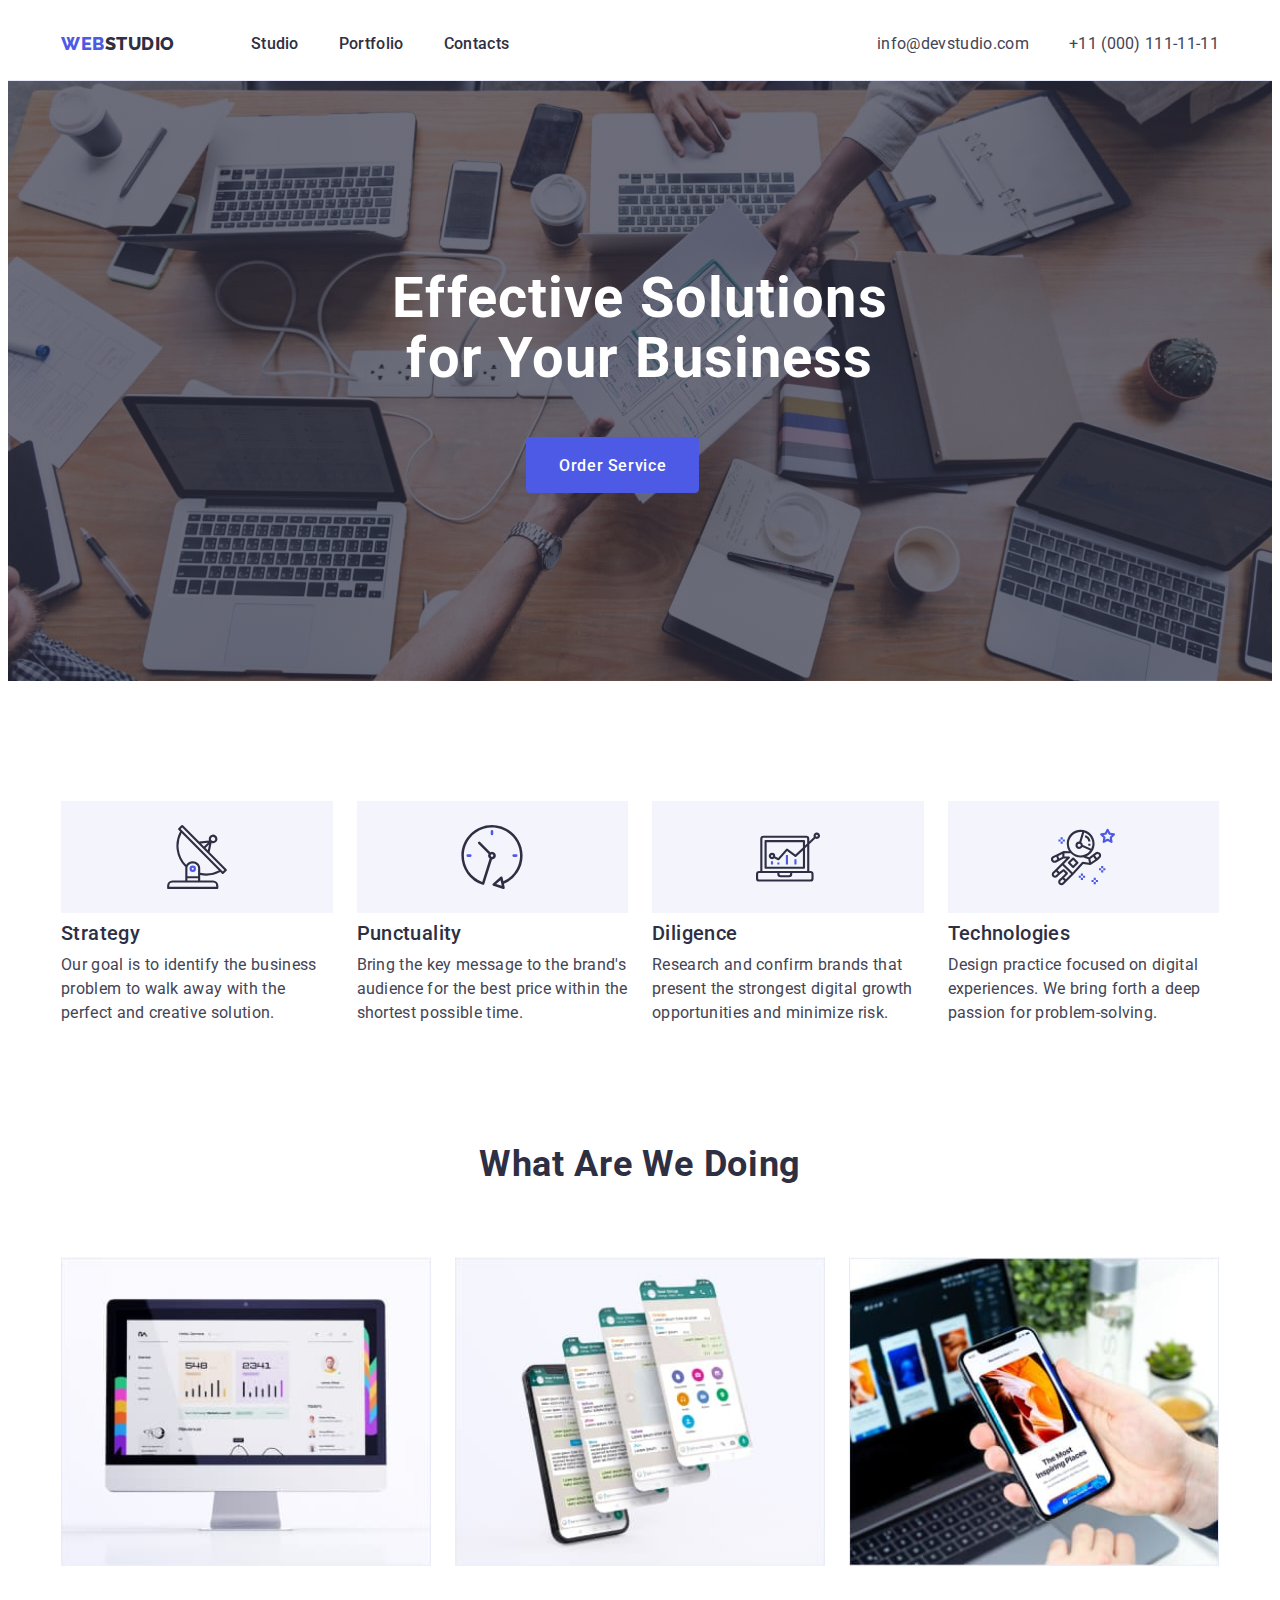
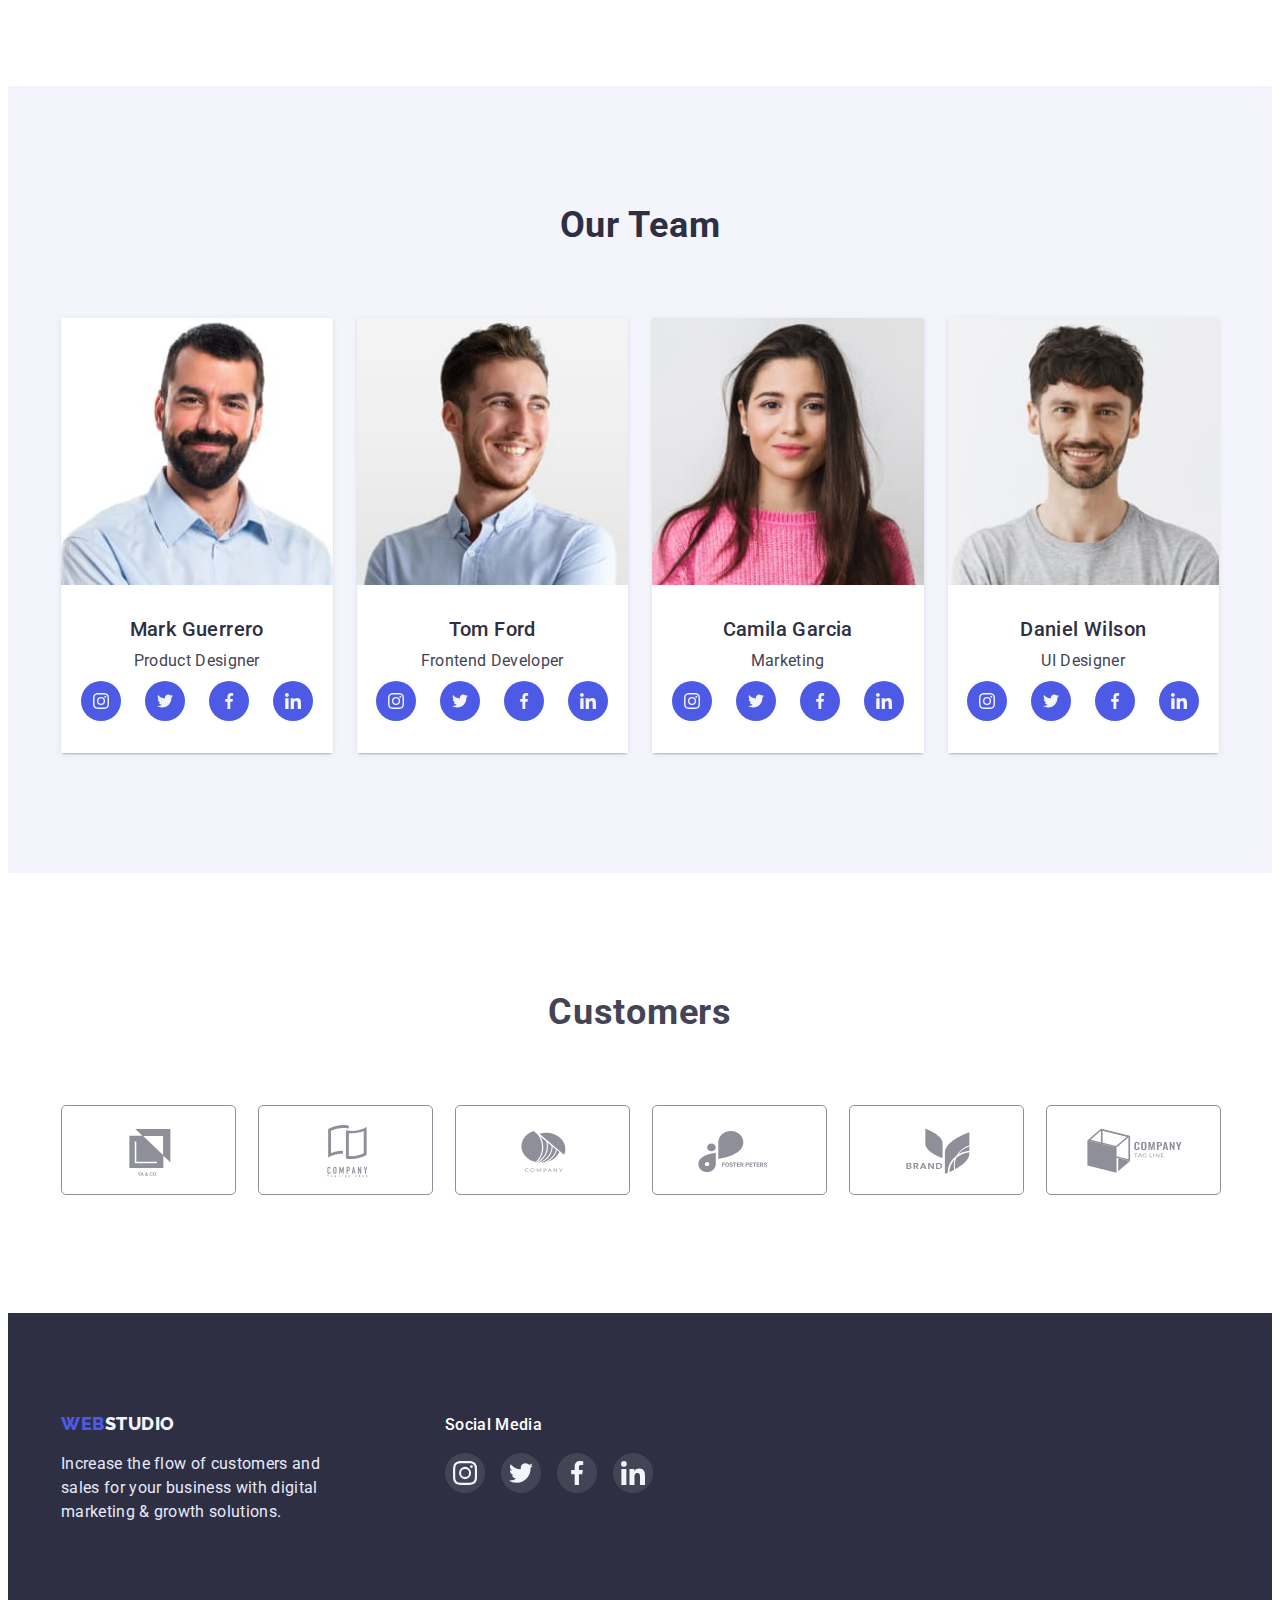
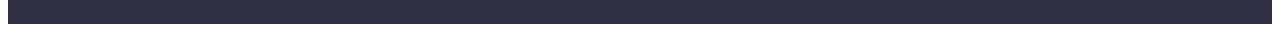
<file: index.html>
<!DOCTYPE html>
<html lang="en">
  <head>
    <meta charset="UTF-8" />
    <meta http-equiv="X-UA-Compatible" content="IE=edge" />
    <meta name="viewport" content="width=device-width, initial-scale=1.0" />
    <title>Document</title>
    <link rel="preconnect" href="https://fonts.googleapis.com" />
    <link rel="preconnect" href="https://fonts.gstatic.com" crossorigin />
    <link
      href="https://fonts.googleapis.com/css2?family=Raleway:wght@800&family=Roboto:wght@400;500;700;900&display=swap"
      rel="stylesheet"
    />
    <link
      rel="stylesheet"
      href="https://cdnjs.cloudflare.com/ajax/libs/modern-normalize/1.1.0/modern-normalize.min.css"
      integrity="sha512-wpPYUAdjBVSE4KJnH1VR1HeZfpl1ub8YT/NKx4PuQ5NmX2tKuGu6U/JRp5y+Y8XG2tV+wKQpNHVUX03MfMFn9Q=="
      crossorigin="anonymous"
      referrerpolicy="no-referrer"
    />
    <link rel="stylesheet" href="./css/style.css" />
  </head>

  <body>
    <!-- Header -->
    <header class="header">
      <div class="header-container container">
        <nav class="header-nav">
          <a class="logo link" href="./index.html" 
            >Web<span class="logo-color">Studio</span></a
          >
          <ul class="header-list list">
            <li class="header-item">
              <a class="header-link link" href="./index.html">Studio</a>
            </li>
            <li class="header-item">
              <a class="header-link link" href="./portfolio.html">Portfolio</a>
            </li>
            <li class="header-item">
              <a class="header-link link" href="">Contacts</a>
            </li>
          </ul>
        </nav>
        <address class="address">
          <ul class="header-list list">
            <li>
              <a class="header-address link" href="mailto:info@devstudio.com"
                >info@devstudio.com</a
              >
            </li>
            <li>
              <a class="header-address link" href="tel:+110001111111"
                >+11 (000) 111-11-11</a
              >
            </li>
          </ul>
        </address>
      </div>
    </header>

    <!-- Main -->

    <main>
      <!-- hero image -->

      <section class="hero">
        <div class="hero-container container">
          <h1 class="hero-title">Effective Solutions for Your Business</h1>
          <button class="hero-btn btn" type="button">Order Service</button>
        </div>
      </section>

      <!-- section 1 -->

      <section class="feature">
        <div class="feature-container container">
          <h2 hidden>feature</h2>
          <ul class="feature-list list">
                <li class="feature-item">
                     <div class="feature-icon">
                       <svg width="64" height="64" class="feature-soc-icon">
                              <use
                                href="./images/icon/feature/symbol-defs.svg#icon-antenna"
                              ></use></svg>
                     </div >
                  <h3 class="feature-title">Strategy</h3>
                  <p class="feature-text">
                    Our goal is to identify the business problem to walk away with
                    the perfect and creative solution.
                  </p>
                </li>
                            
              <li class="feature-item">
                
                  <div class="feature-icon">
                    <svg width="64" height="64" class="feature-soc-icon"><use
                    href="./images/icon/feature/symbol-defs.svg#icon-clock"
                  ></use></svg>
                  </div >
                <h3 class="feature-title">Punctuality</h3>
                <p class="feature-text">
                  Bring the key message to the brand's audience for the best price
                  within the shortest possible time.
                </p>
              </li>
                            
            <li class="feature-item">
              <div class="feature-icon">
                <svg width="64" height="64" class="feature-soc-icon">
                  <use
                    href="./images/icon/feature/symbol-defs.svg#icon-diagram"
                  ></use></svg>
              </div >
              <h3 class="feature-title">Diligence</h3>
              <p class="feature-text">
                Research and confirm brands that present the strongest digital
                growth opportunities and minimize risk.
              </p>
            </li>

           
            <li class="feature-item">
              <div class="feature-icon">
                <svg width="64" height="64" class="feature-soc-icon">
                  <use
                    href="./images/icon/feature/symbol-defs.svg#icon-astronaut"
                  ></use></svg>
              </div >
              <h3 class="feature-title">Technologies</h3>
              <p class="feature-text">
                Design practice focused on digital experiences. We bring forth a
                deep passion for problem-solving.
              </p>
            </li>
          </ul>
        </div>
      </section>

      <!-- section 2 -->

      <section class="doing">
        <div class="doing-container container">
          <h2 class="doing-title title">What are we doing</h2>
          <ul class="doing-list list">
            <li class="doing-item">
              <img
                src="./images/section2/Rectangle71.jpg"
                alt="Image example"
                width="360"
              />
            </li>
            <li class="doing-item">
              <img
                src="./images/section2/Rectangle72.jpg"
                alt="Image example"
                width="360"
              />
            </li>
            <li class="doing-item">
              <img
                src="./images/section2/Rectangle73.jpg"
                alt="Image example"
                width="360"
              />
            </li>
          </ul>
        </div>
      </section>

      <!-- section 3 -->

      <section class="team">
        <div class="team-container container">
          <h2 class="team-title title">Our Team</h2>
          <ul class="team-list list">
            <li class="team-item">
              <img
                class="team-img"
                src="./images/section3/img1.jpg"
                alt="Image example"
                width="264"
              />
              <div class="team-item-wrap">
                <h3 class="team-item-title">Mark Guerrero</h3>
                <p class="team-item-text">Product Designer</p>
                <ul class="team-soc-list list">
                  <li class="team-soc-item">
                    <a href="" class="team-soc-link" target="_blank" rel="noopener noreferrer nofollow"
                      ><svg width="16" height="16" class="team-soc-icon">
                        <use
                          href="./images/icon/symbol-defs.svg#icon-instagram"
                        ></use></svg></a>
                  </li>
                  <li class="team-soc-item">
                    <a href="" class="team-soc-link" target="_blank" rel="noopener noreferrer nofollow"
                      ><svg width="16" height="16" class="team-soc-icon">
                        <use
                          href="./images/icon/symbol-defs.svg#icon-twitter"
                        ></use>
                      </svg></a></li>
                      <li class="team-soc-item">
                        <a href="" class="team-soc-link" target="_blank" rel="noopener noreferrer nofollow">
                          <svg width="16" height="16" class="team-soc-icon">
                            <use
                              href="./images/icon/symbol-defs.svg#icon-facebook"
                            ></use></svg></a>
                      </li>
                      <li class="team-soc-item">
                        <a href="" class="team-soc-link" target="_blank" rel="noopener noreferrer nofollow"
                          ><svg width="16" height="16" class="team-soc-icon">
                            <use
                              href="./images/icon/symbol-defs.svg#icon-linkedin"
                            ></use></svg></a>
                      </li>
                    </a>
                  </li>
                </ul>
              </div>
            </li>

            <li class="team-item">
              <img
                class="team-img"
                src="./images/section3/img2.jpg"
                alt="Image example"
                width="264"
              />
              <div class="team-item-wrap">
                <h3 class="team-item-title">Tom Ford</h3>
                <p class="team-item-text">Frontend Developer</p>
                <ul class="team-soc-list list">
                  <li class="team-soc-item">
                    <a href="" class="team-soc-link" target="_blank" rel="noopener noreferrer nofollow"
                      ><svg width="16" height="16" class="team-soc-icon">
                        <use
                          href="./images/icon/symbol-defs.svg#icon-instagram"
                        ></use></svg></a>
                  </li>
                  <li class="team-soc-item">
                    <a href="" class="team-soc-link" target="_blank" rel="noopener noreferrer nofollow"
                      ><svg width="16" height="16" class="team-soc-icon">
                        <use
                          href="./images/icon/symbol-defs.svg#icon-twitter"
                        ></use>
                      </svg></a></li>
                      <li class="team-soc-item">
                        <a href="" class="team-soc-link" target="_blank" rel="noopener noreferrer nofollow">
                          <svg width="16" height="16" class="team-soc-icon">
                            <use
                              href="./images/icon/symbol-defs.svg#icon-facebook"
                            ></use></svg></a>
                      </li>
                      <li class="team-soc-item">
                        <a href="" class="team-soc-link" target="_blank" rel="noopener noreferrer nofollow"
                          ><svg width="16" height="16" class="team-soc-icon">
                            <use
                              href="./images/icon/symbol-defs.svg#icon-linkedin"
                            ></use></svg></a>
                      </li>
                    </a>
                  </li>
                </ul>
              </div>
            </li>

            <li class="team-item">
              <img
                class="team-img"
                src="./images/section3/img3.jpg"
                alt="Image example"
                width="264"
              />
              <div class="team-item-wrap">
                <h3 class="team-item-title">Camila Garcia</h3>
                <p class="team-item-text">Marketing</p>
                <ul class="team-soc-list list">
                  <li class="team-soc-item">
                    <a href="" class="team-soc-link" target="_blank" rel="noopener noreferrer nofollow"
                      ><svg width="16" height="16" class="team-soc-icon">
                        <use
                          href="./images/icon/symbol-defs.svg#icon-instagram"
                        ></use></svg></a>
                  </li>
                  <li class="team-soc-item">
                    <a href="" class="team-soc-link" target="_blank" rel="noopener noreferrer nofollow"
                      ><svg width="16" height="16" class="team-soc-icon">
                        <use
                          href="./images/icon/symbol-defs.svg#icon-twitter"
                        ></use>
                      </svg></a></li>
                      <li class="team-soc-item">
                        <a href="" class="team-soc-link" target="_blank" rel="noopener noreferrer nofollow">
                          <svg width="16" height="16" class="team-soc-icon">
                            <use
                              href="./images/icon/symbol-defs.svg#icon-facebook"
                            ></use></svg></a>
                      </li>
                      <li class="team-soc-item">
                        <a href="" class="team-soc-link" target="_blank" rel="noopener noreferrer nofollow"
                          ><svg width="16" height="16" class="team-soc-icon">
                            <use
                              href="./images/icon/symbol-defs.svg#icon-linkedin"
                            ></use></svg></a>
                      </li>
                    </a>
                  </li>
                </ul>
              </div>
            </li>

            <li class="team-item">
              <img
                class="team-img"
                src="./images/section3/img4.jpg"
                alt="Image example"
                width="264"
              />
              <div class="team-item-wrap">
                <h3 class="team-item-title">Daniel Wilson</h3>
                <p class="team-item-text">UI Designer</p>
                <ul class="team-soc-list list">
                  <li class="team-soc-item">
                    <a href="" class="team-soc-link" target="_blank" rel="noopener noreferrer nofollow"
                      ><svg width="16" height="16" class="team-soc-icon">
                        <use
                          href="./images/icon/symbol-defs.svg#icon-instagram"
                        ></use></svg></a>
                  </li>
                  <li class="team-soc-item">
                    <a href="" class="team-soc-link" target="_blank" rel="noopener noreferrer nofollow"
                      ><svg width="16" height="16" class="team-soc-icon">
                        <use
                          href="./images/icon/symbol-defs.svg#icon-twitter"
                        ></use>
                      </svg></a></li>
                      <li class="team-soc-item">
                        <a href="" class="team-soc-link" target="_blank" rel="noopener noreferrer nofollow">
                          <svg width="16" height="16" class="team-soc-icon">
                            <use
                              href="./images/icon/symbol-defs.svg#icon-facebook"
                            ></use></svg></a>
                      </li>
                      <li class="team-soc-item">
                        <a href="" class="team-soc-link" target="_blank" rel="noopener noreferrer nofollow" 
                          ><svg width="16" height="16" class="team-soc-icon">
                            <use
                              href="./images/icon/symbol-defs.svg#icon-linkedin"
                            ></use></svg></a>
                      </li>
                    </a>
                  </li>
                </ul>
              </div>
            </li>
          </ul>
        </div>
      </section>
<section class="customers">
  <div class="container">
    <h2 class="customers-title title">Customers</h2>
    <ul class="customers-list list">
      <li class="customers-item">
        <a href="" class="customers-link" target="_blank" rel="noopener noreferrer nofollow">
         <svg width="104" height="56" class="customers-link-icon">
          <use href="./images/icon/customers/symbol-defs.svg#icon-Logo-1"></use>
         </svg>
        </a>
      </li>
      <li class="customers-item">
        <a href="" class="customers-link" target="_blank" rel="noopener noreferrer nofollow">
         <svg width="104" height="56" class="customers-link-icon">
          <use href="./images/icon/customers/symbol-defs.svg#icon-Logo-2"></use>
         </svg>
        </a>
      </li>
      <li class="customers-item">
        <a href="" class="customers-link" target="_blank" rel="noopener noreferrer nofollow">
         <svg width="104" height="56" class="customers-link-icon">
          <use href="./images/icon/customers/symbol-defs.svg#icon-Logo-3"></use>
         </svg>
        </a>
      </li>
      <li class="customers-item">
        <a href="" class="customers-link" target="_blank" rel="noopener noreferrer nofollow">
         <svg width="104" height="56" class="customers-link-icon">
          <use href="./images/icon/customers/symbol-defs.svg#icon-Logo-4"></use>
         </svg>
        </a>
      </li>
      <li class="customers-item">
        <a href="" class="customers-link" target="_blank" rel="noopener noreferrer nofollow">
         <svg width="104" height="56" class="customers-link-icon">
          <use href="./images/icon/customers/symbol-defs.svg#icon-Logo-5"></use>
         </svg>
        </a>
      </li>
      <li class="customers-item">
        <a href="" class="customers-link" target="_blank" rel="noopener noreferrer nofollow">
         <svg width="104" height="56" class="customers-link-icon">
          <use href="./images/icon/customers/symbol-defs.svg#icon-Logo-6"></use>
         </svg>
        </a>
      </li>
    </ul>
  </div>

</section>


    </main>

    <!-- Footer -->
    <footer class="footer">
      <div class="footer-container container">
        <div class="footer-wrap">
          <a class="footer-logo link" href="./index.html"
            >Web<span class="footer-logo-color">Studio</span></a
          >
          <p class="footer-text">
            Increase the flow of customers and sales for your business with
            digital marketing & growth solutions.
          </p>
        </div>
        <div class="footer-soc-wrap">
          <h3 class="footer-item-title title">Social media</h3>
          <ul class="footer-soc-list list">
            <li class="footer-soc-item">
              <a href="" class="footer-soc-link" target="_blank" rel="noopener noreferrer nofollow"
                ><svg width="24" height="24" class="footer-soc-icon">
                  <use
                    href="./images/icon/symbol-defs.svg#icon-instagram"
                  ></use></svg></a>
            </li>
            <li class="footer-soc-item">
              <a href="" class="footer-soc-link" target="_blank" rel="noopener noreferrer nofollow"
                ><svg width="24" height="24" class="footer-soc-icon">
                  <use
                    href="./images/icon/symbol-defs.svg#icon-twitter"
                  ></use>
                </svg></a></li>
                <li class="footer-soc-item">
                  <a href="" class="footer-soc-link" target="_blank" rel="noopener noreferrer nofollow">
                    <svg width="24" height="24" class="footer-soc-icon">
                      <use
                        href="./images/icon/symbol-defs.svg#icon-facebook"
                      ></use></svg></a>
                </li>
                <li class="footer-soc-item">
                  <a href="" class="footer-soc-link" target="_blank" rel="noopener noreferrer nofollow"
                    ><svg width="24" height="24" class="footer-soc-icon">
                      <use
                        href="./images/icon/symbol-defs.svg#icon-linkedin"
                      ></use></svg></a>
                </li>
              </a>
            </li>
          </ul>
        </div>
      </div>
    </footer>
  </body>
</html>
</file>
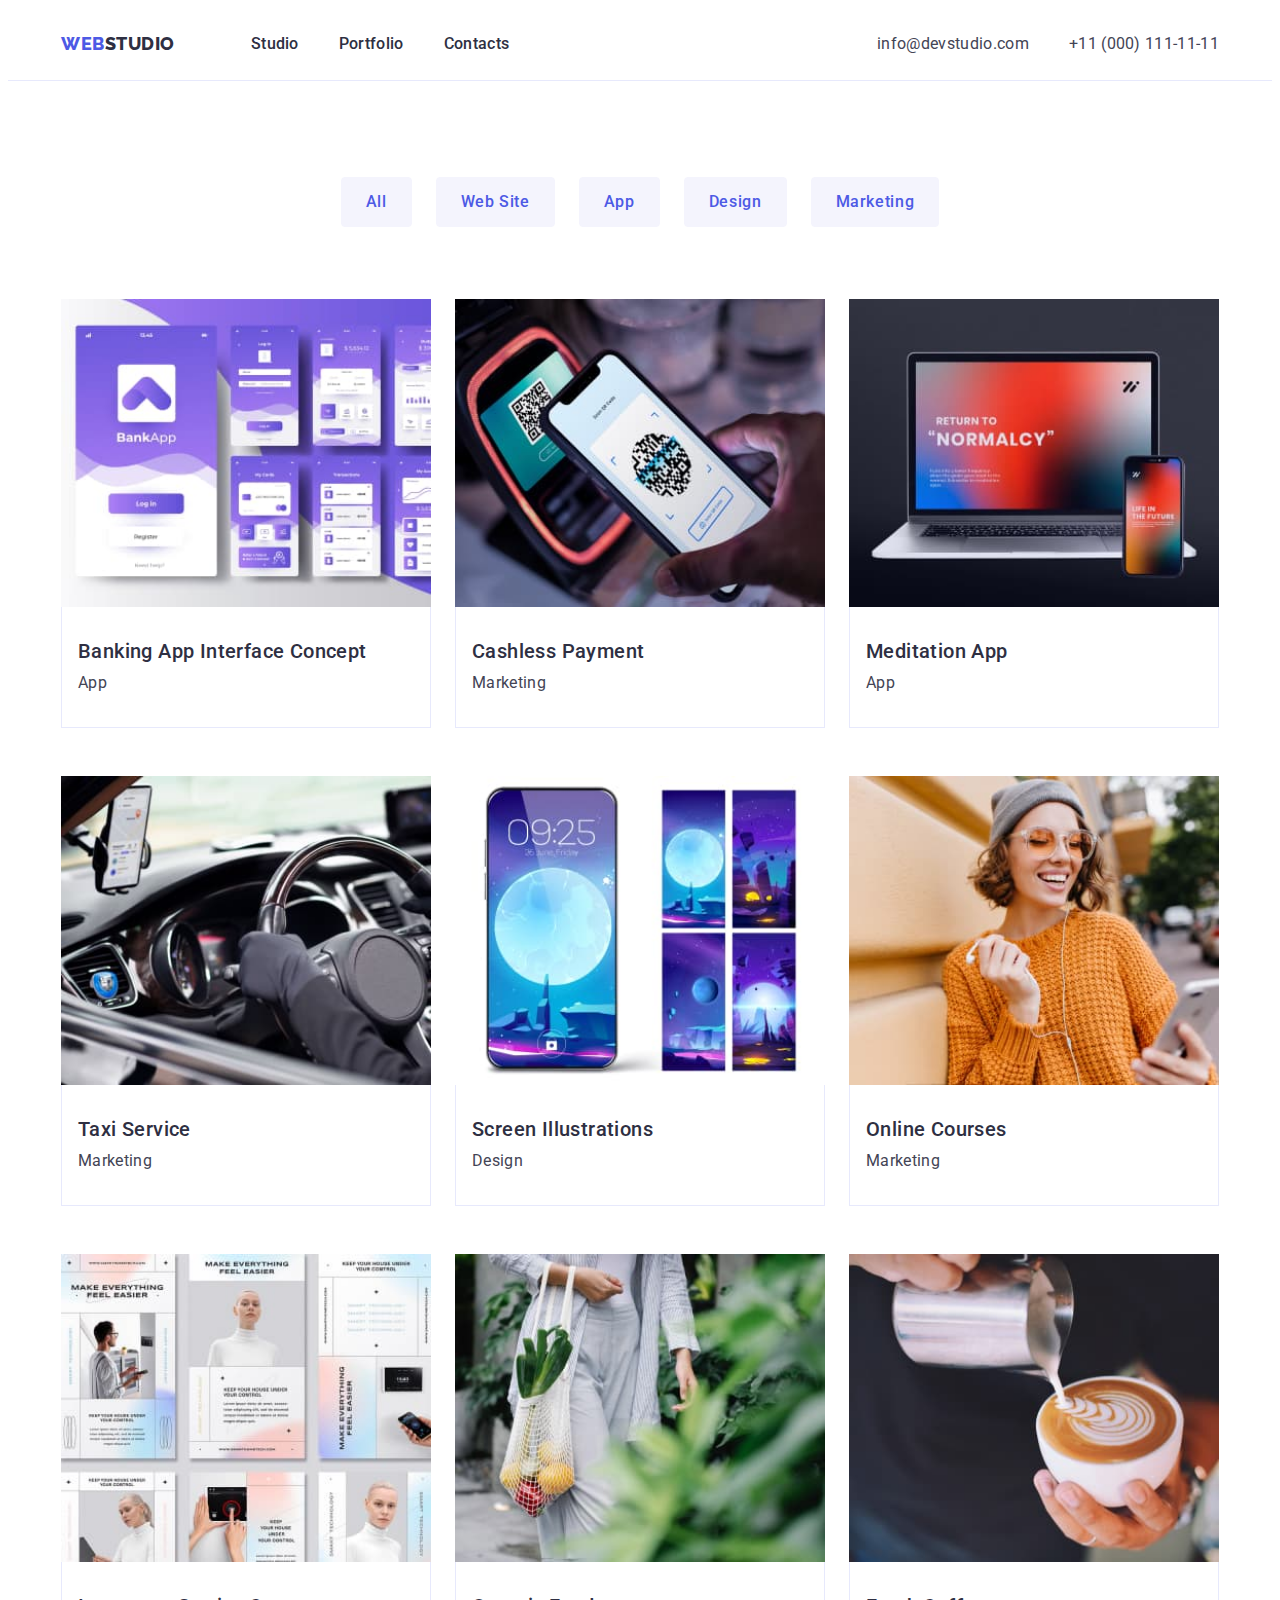
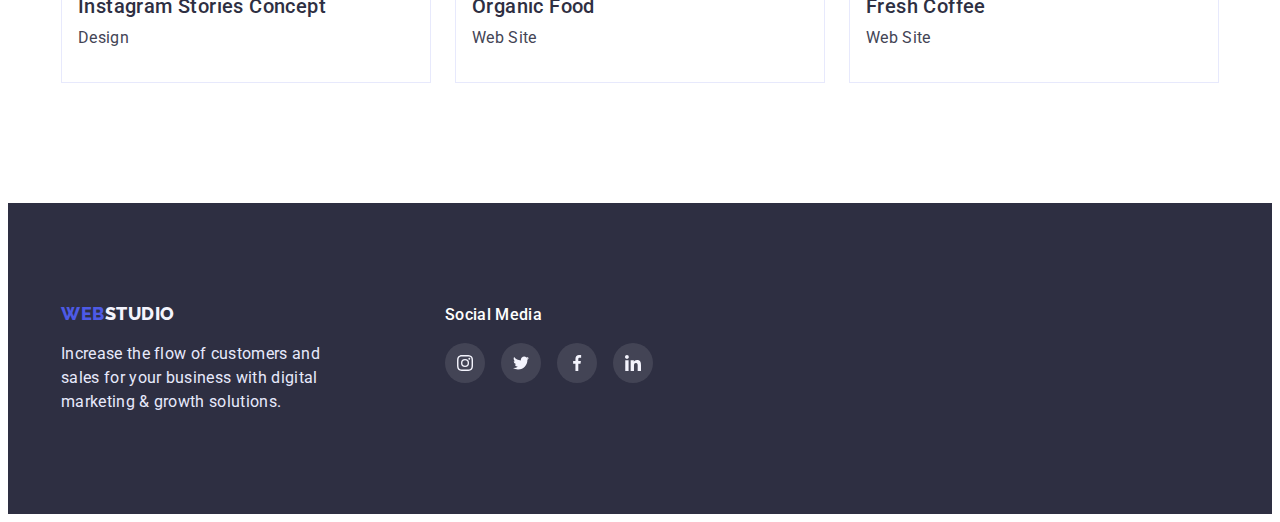
<file: portfolio.html>
<!DOCTYPE html>
<html lang="en">

<head>
  <meta charset="UTF-8" />
  <meta http-equiv="X-UA-Compatible" content="IE=edge" />
  <meta name="viewport" content="width=device-width, initial-scale=1.0" />
  <title>Document</title>
  <link rel="preconnect" href="https://fonts.googleapis.com" />
  <link rel="preconnect" href="https://fonts.gstatic.com" crossorigin />
  <link href="https://fonts.googleapis.com/css2?family=Raleway:wght@800&family=Roboto:wght@400;500;700;900&display=swap"
    rel="stylesheet" />
  <link rel="stylesheet" href="https://cdnjs.cloudflare.com/ajax/libs/modern-normalize/1.1.0/modern-normalize.min.css"
    integrity="sha512-wpPYUAdjBVSE4KJnH1VR1HeZfpl1ub8YT/NKx4PuQ5NmX2tKuGu6U/JRp5y+Y8XG2tV+wKQpNHVUX03MfMFn9Q=="
    crossorigin="anonymous" referrerpolicy="no-referrer" />
  <link rel="stylesheet" href="./css/style.css" />
</head>

<body>
  <!-- Header -->
  <header class="header">
    <div class="header-container container">
      <nav class="header-nav">
        <a class="logo link" href="./index.html">Web<span class="logo-color">Studio</span></a>
        <ul class="header-list list">
          <li class="header-item">
            <a class="header-link link" href="./index.html">Studio</a>
          </li>
          <li class="header-item">
            <a class="header-link link" href="./portfolio.html">Portfolio</a>
          </li>
          <li class="header-item">
            <a class="header-link link" href="">Contacts</a>
          </li>
        </ul>
      </nav>
      <address class="address">
        <ul class="header-list list">
          <li>
            <a class="header-address link" href="mailto:info@devstudio.com">info@devstudio.com</a>
          </li>
          <li>
            <a class="header-address link" href="tel:+110001111111">+11 (000) 111-11-11</a>
          </li>
        </ul>
      </address>
    </div>
  </header>

  <!-- Main -->

  <main>
    <!-- Filters -->

    <section class="portfolio">
      <div class="container">
        <h1 hidden>Portfolio</h1>
        <ul class="filters-list list">
          <li class="filters-list-item">
            <button class="portfolio-btn btn" type="button">All</button>
          </li>
          <li class="filters-list-item">
            <button class="portfolio-btn btn" type="button">
              Web Site
            </button>
          </li>
          <li class="filters-list-item">
            <button class="portfolio-btn btn" type="button">App</button>
          </li>
          <li class="filters-list-item">
            <button class="portfolio-btn btn" type="button">Design</button>
          </li>
          <li class="filters-list-item">
            <button class="portfolio-btn btn" type="button">
              Marketing
            </button>
          </li>
        </ul>

        <ul class="row-list list">
          <li class="row-item">
            <a class="row-item-link link" href="">
              <div class="row-wrap">
                <img class="row-img" src="./images/portfolio/raw1/img.jpg" alt="image" width="360" height="300" />
                 <div class="row-text-wrap">
                    <h2 class="row-title">Banking App Interface Concept</h2>
                      <p class="row-text">App</p>
                  </div>
                              
              </div>
            </a>
          </li>
          <li class="row-item">
            <a class="row-item-link link" href="">
              <div class="row-wrap">
                <img class="row-img" src="./images/portfolio/raw1/img3.jpg" alt="image" width="360" height="300" />
                <div class="row-text-wrap">
                  <h2 class="row-title">Cashless Payment</h2>
                  <p class="row-text">Marketing</p>
                </div>
              </div>
            </a>
          </li>
          <li class="row-item">
            <a class="row-item-link link" href="">
              <div class="row-wrap">
                <img class="row-img" src="./images/portfolio/raw1/img2.jpg" alt="image" width="360" height="300" />
                <div class="row-text-wrap">
                  <h2 class="row-title">Meditation App</h2>
                  <p class="row-text">App</p>
                </div>
              </div>
            </a>
          </li>
          <li class="row-item">
            <a class="row-item-link link" href="">
              <div class="row-wrap">
                <img class="row-img" src="./images/portfolio/raw2/img.jpg" alt="image" width="360" height="300" />
                <div class="row-text-wrap">
                  <h2 class="row-title">Taxi Service</h2>
                  <p class="row-text">Marketing</p>
                </div >
              </div>
            </a>
          </li>
          <li class="row-item">
            <a class="row-item-link link" href="">
              <div class="row-wrap">
                <img class="row-img" src="./images/portfolio/raw2/img2.jpg" alt="image" width="360" height="300" />
                <div class="row-text-wrap">
                  <h2 class="row-title">Screen Illustrations</h2>
                  <p class="row-text">Design</p>
                </div >
              </div>
            </a>
          </li>
          <li class="row-item">
            <a class="row-item-link link" href="">
              <div class="row-wrap">
                <img class="row-img" src="./images/portfolio/raw2/img3.jpg" alt="image" width="360" height="300" />
                <div class="row-text-wrap">
                  <h2 class="row-title">Online Courses</h2>
                  <p class="row-text">Marketing</p>
                </div >
              </div>
            </a>
          </li>
          <li class="row-item">
            <a class="row-item-link link" href="">
              <div class="row-wrap">
                <img class="row-img" src="./images/portfolio/raw3/img.jpg" alt="image" width="360" height="300" />
                <div class="row-text-wrap">
                  <h2 class="row-title">Instagram Stories Concept</h2>
                  <p class="row-text">Design</p>
                </div>
              </div>
            </a>
          </li>
          <li class="row-item">
            <a class="row-item-link link" href="">
              <div class="row-wrap"><img class="row-img" src="./images/portfolio/raw3/img2.jpg" alt="image"
                width="360" height="300" />
              <div class="row-text-wrap">
                <h2 class="row-title">Organic Food</h2>
                <p class="row-text">Web Site</p>
              </div>
              </div>
            </a>
          </li>
          <li class="row-item">
            <a class="row-item-link link" href="">
              <div class="row-wrap"><img class="row-img" src="./images/portfolio/raw3/img3.jpg" alt="image" 
                width="360" height="300" />
              <div class="row-text-wrap">
                <h2 class="row-title">Fresh Coffee</h2>
                <p class="row-text">Web Site</p>
              </div>
              </div>
            </a>
          </li>
        </ul>
      </div>

    </section>
  </main>

  <!-- Footer -->
  <footer class="footer">
    <div class="footer-container container">
      <div class="footer-wrap">
        <a class="footer-logo link" href="./index.html">Web<span class="footer-logo-color">Studio</span></a>
        <p class="footer-text">
          Increase the flow of customers and sales for your business with
          digital marketing & growth solutions.
        </p>
      </div>
      <div class="footer-soc-wrap">
        <h3 class="footer-item-title title">Social media</h3>
        <ul class="footer-soc-list list">
          <li class="footer-soc-item">
            <a href="" class="footer-soc-link"><svg width="16" height="16" class="footer-soc-icon">
                <use href="./images/icon/symbol-defs.svg#icon-instagram"></use>
              </svg></a>
          </li>
          <li class="footer-soc-item">
            <a href="" class="footer-soc-link"><svg width="16" height="16" class="footer-soc-icon">
                <use href="./images/icon/symbol-defs.svg#icon-twitter"></use>
              </svg></a>
          </li>
          <li class="footer-soc-item">
            <a href="" class="footer-soc-link">
              <svg width="16" height="16" class="footer-soc-icon">
                <use href="./images/icon/symbol-defs.svg#icon-facebook"></use>
              </svg></a>
          </li>
          <li class="footer-soc-item">
            <a href="" class="footer-soc-link"><svg width="16" height="16" class="footer-soc-icon">
                <use href="./images/icon/symbol-defs.svg#icon-linkedin"></use>
              </svg></a>
          </li>
          </a>
          </li>
        </ul>
      </div>
    </div>
  </footer>
</body>

</html>
</file>
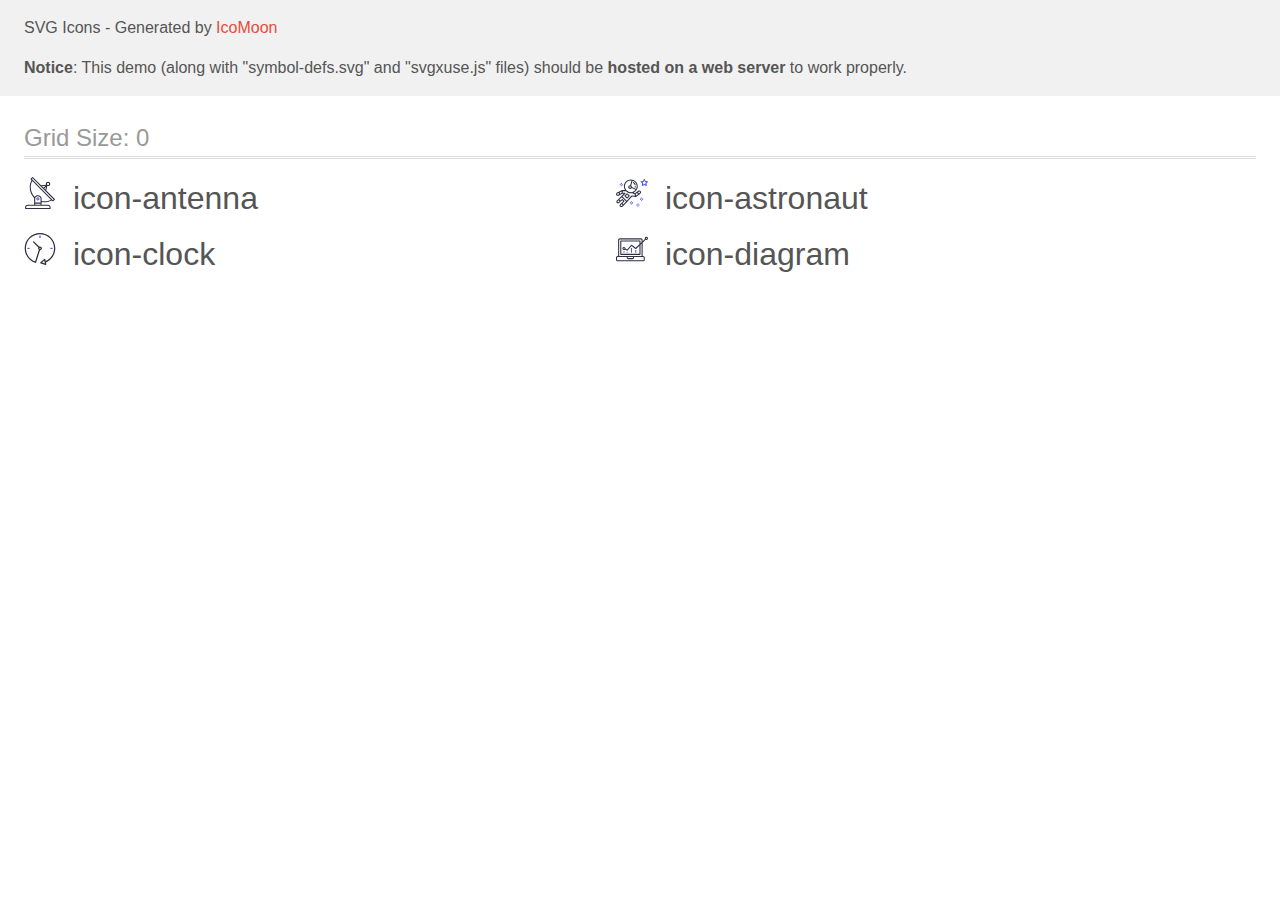
<file: images/icon/feature/icomoon (5)/demo-external-svg.html>
<!doctype html>
<html>
<head>
    <title>IcoMoon - SVG Icons</title>
    <meta charset="utf-8">
    <meta name="viewport" content="width=device-width, initial-scale=1">
    <link rel="stylesheet" href="demo-files/demo.css">
    <link rel="stylesheet" href="style.css">
</head>
<body>
<header class="bgc1 clearfix">
<div class="mhl">
    <p>SVG Icons - Generated by <a href="https://icomoon.io/app">IcoMoon</a></p><p><strong>Notice</strong>: This demo (along with "symbol-defs.svg" and "svgxuse.js" files) should be <b>hosted on a web server</b> to work properly.</p>
</div>
</header>
    <div class="clearfix mhl ptl">
        <h1 class="mvm mtn fgc1">Grid Size: 0</h1>
        <div class="glyph fs1">
            <div class="clearfix pbs">
                <svg class="icon icon-antenna"><use xlink:href="symbol-defs.svg#icon-antenna"></use></svg><span class="name"> icon-antenna</span>
            </div>
        </div>
        <div class="glyph fs1">
            <div class="clearfix pbs">
                <svg class="icon icon-astronaut"><use xlink:href="symbol-defs.svg#icon-astronaut"></use></svg><span class="name"> icon-astronaut</span>
            </div>
        </div>
        <div class="glyph fs1">
            <div class="clearfix pbs">
                <svg class="icon icon-clock"><use xlink:href="symbol-defs.svg#icon-clock"></use></svg><span class="name"> icon-clock</span>
            </div>
        </div>
        <div class="glyph fs1">
            <div class="clearfix pbs">
                <svg class="icon icon-diagram"><use xlink:href="symbol-defs.svg#icon-diagram"></use></svg><span class="name"> icon-diagram</span>
            </div>
        </div>
  </div>
<script defer src="svgxuse.js"></script>
</body>
</html>
</file>
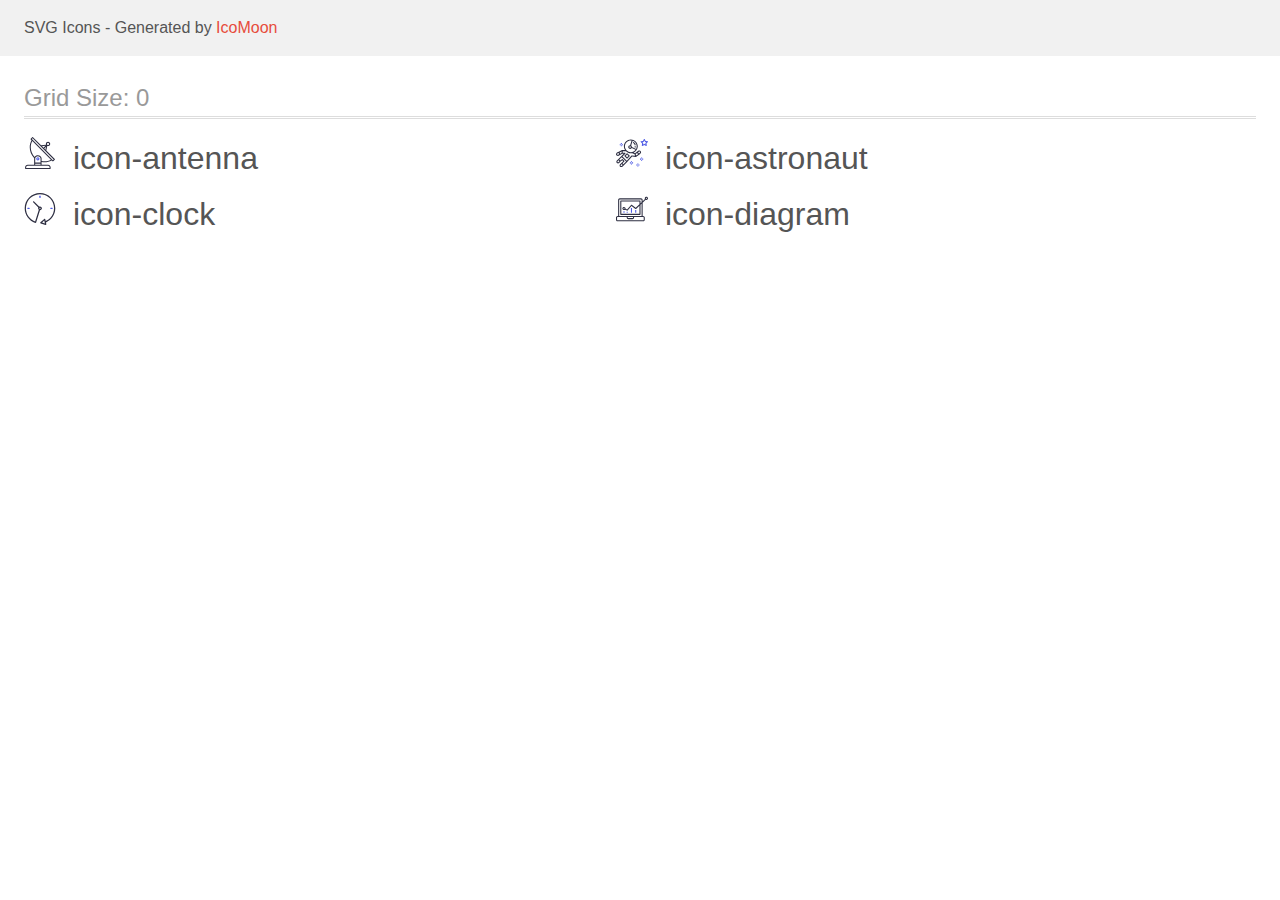
<file: images/icon/feature/icomoon (5)/demo.html>
<!doctype html>
<html>
<head>
    <title>IcoMoon - SVG Icons</title>
    <meta charset="utf-8">
    <meta name="viewport" content="width=device-width, initial-scale=1">
    <link rel="stylesheet" href="demo-files/demo.css">
    <link rel="stylesheet" href="style.css">
</head>
<body>
<svg aria-hidden="true" style="position: absolute; width: 0; height: 0; overflow: hidden;" version="1.1" xmlns="http://www.w3.org/2000/svg" xmlns:xlink="http://www.w3.org/1999/xlink">
<defs>
<symbol id="icon-antenna" viewBox="0 0 32 32">
<path fill="#2e2f42" style="fill: var(--color1, #2e2f42)" d="M30.773 22.098l-8.443-8.505 0.937-4.615c0.242 0.094 0.499 0.144 0.758 0.146h0.006c1.192 0.014 2.17-0.941 2.184-2.133s-0.941-2.17-2.133-2.184c-1.192-0.014-2.17 0.941-2.184 2.133-0.003 0.255 0.039 0.509 0.125 0.749l-4.96 0.605-8.091-8.133c-0.099-0.101-0.235-0.159-0.377-0.16-0.14 0.001-0.274 0.056-0.373 0.155l-1.513 1.504c-0.208 0.208-0.208 0.546 0 0.754l0.814 0.826c-3.153 5.798-2.129 12.978 2.519 17.663 0.043 0.041 0.092 0.074 0.146 0.098-0.034 0.18-0.051 0.364-0.052 0.547v6.187h-6.4c-1.472 0.002-2.665 1.195-2.667 2.667v1.067c0 0.295 0.239 0.533 0.533 0.533h24.533c0.295 0 0.533-0.239 0.533-0.533v-1.067c-0.002-1.472-1.195-2.665-2.667-2.667h-6.4v-2.742c1.003 0.21 2.024 0.317 3.049 0.32 2.458-0.003 4.877-0.615 7.040-1.783l0.818 0.823c0.099 0.101 0.235 0.159 0.377 0.16 0.14-0.001 0.274-0.056 0.373-0.155l1.513-1.504c0.208-0.208 0.208-0.546 0-0.754zM23.28 6.233c0.418-0.415 1.093-0.414 1.509 0.004s0.414 1.093-0.004 1.508c-0.2 0.199-0.47 0.31-0.752 0.31h-0.003c-0.589-0.003-1.064-0.483-1.061-1.072 0.002-0.282 0.115-0.552 0.314-0.751h-0.002zM22.024 9.738l-0.598 2.946-1.175-1.182 1.774-1.763zM21.419 8.836l-1.92 1.909-1.485-1.493 3.405-0.415zM24.004 28.8c0.884 0 1.6 0.716 1.6 1.6v0.533h-23.467v-0.533c0-0.884 0.716-1.6 1.6-1.6h20.267zM16.537 26.667v1.067h-5.333v-1.067h5.333zM11.204 25.6v-4.053c0-1.294 1.196-2.347 2.667-2.347s2.667 1.053 2.667 2.347v4.053h-5.333zM17.604 23.904v-2.357c0-1.882-1.675-3.413-3.733-3.413-1.331-0.020-2.576 0.657-3.281 1.786-4.058-4.274-4.971-10.645-2.279-15.887l18.602 18.708c-2.872 1.461-6.165 1.873-9.309 1.163zM28.893 23.22l-21.057-21.181 0.755-0.752 7.935 7.98c0.004 0 0.006 0.007 0.010 0.010l13.115 13.191-0.757 0.752z"></path>
<path fill="#4d5ae5" style="fill: var(--color2, #4d5ae5)" d="M13.876 20.267h-0.005c-0.884-0.001-1.601 0.714-1.602 1.598s0.714 1.601 1.598 1.602h0.005c0.884 0.001 1.601-0.714 1.602-1.598s-0.714-1.601-1.598-1.602zM14.249 22.245c-0.1 0.1-0.236 0.156-0.378 0.155-0.295-0.002-0.532-0.242-0.531-0.536 0.001-0.141 0.057-0.276 0.157-0.375s0.233-0.154 0.373-0.155c0.295 0.002 0.532 0.242 0.531 0.536-0.001 0.141-0.057 0.276-0.157 0.375h0.005z"></path>
</symbol>
<symbol id="icon-astronaut" viewBox="0 0 32 32">
<path fill="#4d5ae5" style="fill: var(--color2, #4d5ae5)" d="M31.974 4.524c-0.063-0.193-0.229-0.333-0.43-0.363l-1.91-0.278-0.855-1.731c-0.179-0.365-0.777-0.365-0.956 0l-0.855 1.731-1.91 0.278c-0.201 0.029-0.367 0.17-0.431 0.363-0.062 0.193-0.011 0.405 0.135 0.547l1.383 1.348-0.326 1.903c-0.034 0.2 0.048 0.402 0.212 0.522 0.166 0.121 0.382 0.135 0.562 0.040l1.709-0.899 1.709 0.899c0.078 0.041 0.164 0.061 0.249 0.061 0.11 0 0.221-0.034 0.314-0.102 0.164-0.119 0.246-0.322 0.212-0.522l-0.326-1.903 1.383-1.348c0.145-0.142 0.197-0.354 0.135-0.547zM29.511 5.851c-0.125 0.122-0.183 0.299-0.153 0.472l0.191 1.114-1-0.526c-0.078-0.041-0.163-0.061-0.249-0.061s-0.17 0.020-0.249 0.061l-1.001 0.526 0.191-1.114c0.030-0.173-0.028-0.349-0.153-0.472l-0.81-0.789 1.119-0.163c0.174-0.025 0.324-0.134 0.402-0.292l0.5-1.013 0.5 1.013c0.078 0.157 0.228 0.267 0.402 0.292l1.119 0.163-0.809 0.789z"></path>
<path fill="#4d5ae5" style="fill: var(--color2, #4d5ae5)" d="M26.134 20.522h-1.067v1.067h1.067v-1.067z"></path>
<path fill="#4d5ae5" style="fill: var(--color2, #4d5ae5)" d="M26.134 22.656h-1.067v1.067h1.067v-1.067z"></path>
<path fill="#4d5ae5" style="fill: var(--color2, #4d5ae5)" d="M27.2 21.589h-1.067v1.067h1.067v-1.067z"></path>
<path fill="#4d5ae5" style="fill: var(--color2, #4d5ae5)" d="M25.067 21.589h-1.067v1.067h1.067v-1.067z"></path>
<path fill="#4d5ae5" style="fill: var(--color2, #4d5ae5)" d="M22.4 26.389h-1.067v1.067h1.067v-1.067z"></path>
<path fill="#4d5ae5" style="fill: var(--color2, #4d5ae5)" d="M22.4 28.522h-1.067v1.067h1.067v-1.067z"></path>
<path fill="#4d5ae5" style="fill: var(--color2, #4d5ae5)" d="M23.467 27.456h-1.067v1.067h1.067v-1.067z"></path>
<path fill="#4d5ae5" style="fill: var(--color2, #4d5ae5)" d="M21.333 27.456h-1.067v1.067h1.067v-1.067z"></path>
<path fill="#4d5ae5" style="fill: var(--color2, #4d5ae5)" d="M16 24.256h-1.067v1.067h1.067v-1.067z"></path>
<path fill="#4d5ae5" style="fill: var(--color2, #4d5ae5)" d="M16 26.389h-1.067v1.067h1.067v-1.067z"></path>
<path fill="#4d5ae5" style="fill: var(--color2, #4d5ae5)" d="M17.067 25.322h-1.067v1.067h1.067v-1.067z"></path>
<path fill="#4d5ae5" style="fill: var(--color2, #4d5ae5)" d="M14.933 25.322h-1.067v1.067h1.067v-1.067z"></path>
<path fill="#4d5ae5" style="fill: var(--color2, #4d5ae5)" d="M5.867 6.122h-1.067v1.067h1.067v-1.067z"></path>
<path fill="#4d5ae5" style="fill: var(--color2, #4d5ae5)" d="M5.867 8.255h-1.067v1.067h1.067v-1.067z"></path>
<path fill="#4d5ae5" style="fill: var(--color2, #4d5ae5)" d="M6.933 7.189h-1.067v1.067h1.067v-1.067z"></path>
<path fill="#4d5ae5" style="fill: var(--color2, #4d5ae5)" d="M4.8 7.189h-1.067v1.067h1.067v-1.067z"></path>
<path fill="#2e2f42" style="fill: var(--color1, #2e2f42)" d="M24.715 14.159c-0.287-0.388-0.709-0.637-1.188-0.705-0.481-0.068-0.956 0.058-1.34 0.352l-1.252 0.96-1.898 1.417-1.358-0.541c2.421-1.086 4.114-3.508 4.114-6.32 0-3.823-3.123-6.933-6.961-6.933s-6.961 3.11-6.961 6.933c0 1.386 0.414 2.674 1.12 3.758l-2.764-0.024c-0.002 0-0.003 0-0.005 0-0.009 0-0.015 0.004-0.023 0.005-0.053 0.002-0.105 0.013-0.155 0.031-0.013 0.005-0.026 0.008-0.038 0.013-0.006 0.003-0.013 0.003-0.019 0.006l-3.233 1.596c-0.001 0-0.001 0-0.001 0.001l-1.893 0.911c-0.021 0.009-0.042 0.021-0.063 0.035-0.755 0.502-1.012 1.489-0.598 2.295 0.22 0.429 0.595 0.745 1.056 0.889 0.178 0.055 0.359 0.083 0.539 0.083 0.29 0 0.577-0.071 0.839-0.211l1.388-0.738 2.264-1.169 1.357-0.008-5.442 5.416c-0.001 0.001-0.001 0.001-0.002 0.001l-1.339 1.333c-0.316 0.315-0.49 0.732-0.49 1.178s0.174 0.863 0.49 1.179c0.325 0.323 0.752 0.485 1.179 0.485s0.854-0.162 1.18-0.485l1.314-1.309 1.741-1.3 0.901 0.897-1.762 1.754c-0 0.001-0.001 0.001-0.002 0.001l-1.339 1.333c-0.316 0.315-0.49 0.732-0.49 1.178s0.174 0.863 0.49 1.179c0.325 0.323 0.753 0.485 1.18 0.485s0.855-0.162 1.18-0.485l3.482-3.467c0.001-0.001 0.001-0.001 0.001-0.002l1.010-1-0.004-0.004c0.006-0.006 0.015-0.009 0.022-0.015l5.166-5.658 3.471 0.494c0.025 0.004 0.050 0.005 0.075 0.005 0.065 0 0.127-0.015 0.187-0.038 0.018-0.006 0.033-0.015 0.050-0.023 0.019-0.010 0.039-0.015 0.058-0.027l3.213-2.133c0.012-0.008 0.018-0.021 0.029-0.029 0.013-0.010 0.029-0.014 0.041-0.026l1.271-1.191c0.662-0.62 0.753-1.635 0.212-2.362zM2.13 17.77c-0.173 0.093-0.37 0.111-0.558 0.052-0.187-0.058-0.338-0.186-0.427-0.358-0.161-0.314-0.068-0.695 0.214-0.902l1.314-0.632 0.449 1.313-0.992 0.527zM5.628 15.942l-1.548 0.8-0.439-1.283 2.027-1.001-0.040 1.484zM20.727 9.322c0 0.918-0.219 1.785-0.599 2.559l-4.181-1.899c-0.044-0.573-0.341-1.075-0.788-1.388l1.464-4.86c2.378 0.756 4.105 2.974 4.105 5.588zM8.938 9.322c0-3.235 2.644-5.867 5.894-5.867 0.253 0 0.5 0.021 0.745 0.052l-1.432 4.754c-0.019-0.001-0.037-0.006-0.057-0.006-1.033 0-1.873 0.837-1.873 1.867s0.84 1.867 1.873 1.867c0.694 0 1.294-0.383 1.618-0.945l3.862 1.755c-1.075 1.446-2.795 2.39-4.737 2.39-3.25 0-5.894-2.632-5.894-5.867zM14.894 10.122c0 0.441-0.362 0.8-0.806 0.8s-0.806-0.359-0.806-0.8c0-0.441 0.362-0.8 0.806-0.8s0.806 0.359 0.806 0.8zM2.465 25.146c-0.236 0.234-0.619 0.234-0.854 0.001-0.114-0.114-0.176-0.263-0.176-0.423s0.062-0.309 0.176-0.421l0.962-0.958 0.851 0.848-0.959 0.955zM5.679 28.88c-0.236 0.234-0.619 0.235-0.855 0.001-0.114-0.114-0.176-0.263-0.176-0.423s0.062-0.309 0.176-0.421l0.963-0.959 0.852 0.848-0.96 0.955zM9.16 25.411c-0.001 0-0.001 0-0.002 0.001l-1.765 1.76-0.852-0.848 1.763-1.755c0 0 0 0 0-0s0.001-0.001 0.002-0.001c0.040-0.040 0.065-0.088 0.090-0.135 0.007-0.014 0.020-0.026 0.026-0.040 0.017-0.041 0.019-0.085 0.026-0.129 0.003-0.025 0.014-0.047 0.014-0.073 0-0.036-0.013-0.070-0.020-0.106-0.006-0.032-0.006-0.065-0.019-0.095-0.020-0.050-0.055-0.094-0.091-0.138-0.010-0.012-0.014-0.027-0.025-0.038 0 0 0 0-0.001 0s-0.001-0.002-0.001-0.002l-1.607-1.6c-0.017-0.017-0.039-0.024-0.058-0.038-0.028-0.022-0.055-0.042-0.087-0.058-0.030-0.015-0.061-0.024-0.093-0.033-0.034-0.010-0.067-0.017-0.103-0.020-0.033-0.002-0.063 0.001-0.095 0.005-0.036 0.004-0.069 0.009-0.104 0.020-0.034 0.011-0.063 0.027-0.094 0.045-0.020 0.011-0.042 0.015-0.061 0.029l-1.773 1.324-0.901-0.897 2.399-2.386 4.361 4.289-0.928 0.919zM15.979 18.394c-0.015-0.002-0.030 0.004-0.045 0.003-0.039-0.002-0.076 0.001-0.115 0.007-0.030 0.005-0.059 0.011-0.088 0.021-0.034 0.012-0.065 0.028-0.097 0.047-0.030 0.018-0.057 0.037-0.083 0.061-0.013 0.011-0.028 0.017-0.040 0.029l-4.698 5.146-4.328-4.257 2.833-2.818c0.209-0.208 0.21-0.546 0.002-0.755-0.105-0.105-0.243-0.157-0.381-0.156v-0.001l-2.219 0.013 0.028-1.607 3.104 0.027c1.265 1.294 3.029 2.101 4.981 2.101 0.437 0 0.864-0.045 1.279-0.123 0.040 0.032 0.079 0.065 0.13 0.085l2.41 0.96 0.152 0.758 0.178 0.885-3.003-0.427zM20.020 18.572l-0.313-1.558 1.446-1.080 0.947 1.257-2.080 1.381zM23.774 15.741l-0.838 0.785-0.931-1.236 0.831-0.637c0.155-0.119 0.351-0.168 0.543-0.143 0.193 0.027 0.364 0.128 0.48 0.284 0.217 0.292 0.18 0.699-0.085 0.947z"></path>
<path fill="#2e2f42" style="fill: var(--color1, #2e2f42)" d="M13.602 18.544l-2.143-2.133c-0.207-0.207-0.545-0.207-0.753 0l-2.142 2.133c-0.1 0.101-0.157 0.236-0.157 0.378s0.056 0.278 0.157 0.378l2.142 2.133c0.104 0.103 0.241 0.155 0.377 0.155s0.273-0.052 0.376-0.155l2.143-2.133c0.1-0.1 0.157-0.236 0.157-0.378s-0.057-0.278-0.157-0.378zM11.083 20.303l-1.387-1.381 1.387-1.381 1.387 1.381-1.387 1.381z"></path>
<path fill="#2e2f42" style="fill: var(--color1, #2e2f42)" d="M17.164 5.071l-0.258 1.036c0.071 0.018 1.738 0.452 1.738 2.149h1.067c-0-2.017-1.666-2.965-2.547-3.185z"></path>
<path fill="#2e2f42" style="fill: var(--color1, #2e2f42)" d="M19.711 9.322h-1.067v1.067h1.067v-1.067z"></path>
</symbol>
<symbol id="icon-clock" viewBox="0 0 32 32">
<path fill="#2e2f42" style="fill: var(--color1, #2e2f42)" d="M31.297 15.301c-0.002-8.452-6.855-15.303-15.308-15.301s-15.303 6.855-15.301 15.308c0.001 6.658 4.307 12.551 10.649 14.576 0.061 0.019 0.124 0.029 0.187 0.029 0.121-0 0.239-0.032 0.342-0.094 0.135-0.080 0.236-0.207 0.283-0.356l3.865-12.25c1.057-0.005 1.909-0.866 1.903-1.923s-0.866-1.909-1.923-1.903c-0.284 0.001-0.565 0.067-0.82 0.191l-5.106-5.107c-0.253-0.245-0.657-0.238-0.902 0.016-0.239 0.247-0.239 0.639 0 0.886l5.103 5.109c-0.392 0.799-0.168 1.764 0.536 2.309l-3.683 11.673c-7.278-2.681-11.004-10.754-8.323-18.032s10.754-11.004 18.032-8.323c7.278 2.681 11.004 10.754 8.323 18.032-1.31 3.556-4.001 6.431-7.462 7.973l-0.398-1.874c-0.073-0.345-0.411-0.565-0.756-0.492-0.109 0.023-0.209 0.074-0.293 0.148l-3.837 3.426c-0.263 0.234-0.287 0.637-0.052 0.9 0.076 0.085 0.174 0.149 0.283 0.184l4.899 1.564c0.335 0.108 0.694-0.077 0.802-0.412 0.034-0.106 0.040-0.219 0.017-0.328l-0.391-1.839c5.664-2.388 9.342-7.942 9.329-14.089v0zM15.992 14.664c0.352 0 0.638 0.286 0.638 0.638s-0.286 0.638-0.638 0.638c-0.352 0-0.638-0.285-0.638-0.638s0.285-0.638 0.638-0.638zM18.093 29.528l2.184-1.948 0.603 2.84-2.787-0.892z"></path>
<path fill="#4d5ae5" style="fill: var(--color2, #4d5ae5)" d="M15.354 3.185v1.275c0 0.352 0.285 0.638 0.638 0.638s0.638-0.285 0.638-0.638v-1.275c0-0.352-0.286-0.638-0.638-0.638s-0.638 0.286-0.638 0.638z"></path>
<path fill="#4d5ae5" style="fill: var(--color2, #4d5ae5)" d="M3.876 14.664c-0.352 0-0.638 0.286-0.638 0.638s0.285 0.638 0.638 0.638h1.275c0.352 0 0.638-0.285 0.638-0.638s-0.285-0.638-0.638-0.638h-1.275z"></path>
<path fill="#4d5ae5" style="fill: var(--color2, #4d5ae5)" d="M28.108 15.939c0.352 0 0.638-0.285 0.638-0.638s-0.285-0.638-0.638-0.638h-1.275c-0.352 0-0.638 0.286-0.638 0.638s0.286 0.638 0.638 0.638h1.275z"></path>
</symbol>
<symbol id="icon-diagram" viewBox="0 0 32 32">
<path fill="#4d5ae5" style="fill: var(--color2, #4d5ae5)" d="M14.926 14.965h1.066v4.798h-1.066v-4.797z"></path>
<path fill="#4d5ae5" style="fill: var(--color2, #4d5ae5)" d="M19.19 17.097h1.066v2.665h-1.066v-2.665z"></path>
<path fill="#4d5ae5" style="fill: var(--color2, #4d5ae5)" d="M10.661 18.696h1.066v1.066h-1.066v-1.066z"></path>
<path fill="#4d5ae5" style="fill: var(--color2, #4d5ae5)" d="M7.463 18.163h1.066v1.599h-1.066v-1.599z"></path>
<path fill="#2e2f42" style="fill: var(--color1, #2e2f42)" d="M1.599 28.291h25.587c0.883 0 1.599-0.716 1.599-1.599v-2.132c0-0.883-0.716-1.599-1.599-1.599h-0.533v-13.293l3.028-2.868c0.703 0.346 1.553 0.136 2.013-0.499s0.396-1.508-0.152-2.068-1.42-0.644-2.065-0.198c-0.644 0.446-0.873 1.292-0.542 2.002l-2.281 2.163v-1.23c0-0.883-0.716-1.599-1.599-1.599h-21.322c-0.883 0-1.599 0.716-1.599 1.599v15.992h-0.533c-0.883 0-1.599 0.716-1.599 1.599v2.132c0 0.883 0.716 1.599 1.599 1.599zM30.384 4.837c0.294 0 0.533 0.239 0.533 0.533s-0.239 0.533-0.533 0.533c-0.294 0-0.533-0.239-0.533-0.533s0.239-0.533 0.533-0.533zM3.198 6.969c0-0.294 0.239-0.533 0.533-0.533h21.322c0.294 0 0.533 0.239 0.533 0.533v2.239l-1.066 1.013v-2.186c0-0.294-0.239-0.533-0.533-0.533h-19.19c-0.294 0-0.533 0.239-0.533 0.533v13.326c0 0.294 0.239 0.533 0.533 0.533h19.19c0.294 0 0.533-0.239 0.533-0.533v-9.674l1.066-1.010v12.284h-22.388v-15.992zM7.996 13.899c-0.721-0.002-1.354 0.478-1.546 1.174s0.105 1.433 0.725 1.801c0.62 0.368 1.41 0.276 1.928-0.226l1.853 0.93c0.215 0.108 0.476 0.057 0.636-0.123l3.939-4.431 3.872 2.901c0.208 0.156 0.498 0.139 0.686-0.039l3.365-3.188v8.131h-18.124v-12.26h18.124v2.66l-3.771 3.572-3.904-2.927c-0.222-0.166-0.534-0.135-0.718 0.072l-3.993 4.493-1.493-0.746c0.011-0.064 0.018-0.129 0.020-0.193 0-0.883-0.716-1.599-1.599-1.599zM8.529 15.498c0 0.294-0.239 0.533-0.533 0.533s-0.533-0.239-0.533-0.533c0-0.294 0.239-0.533 0.533-0.533s0.533 0.239 0.533 0.533zM11.727 24.027h5.331v0.533c0 0.294-0.239 0.533-0.533 0.533h-4.264c-0.294 0-0.533-0.239-0.533-0.533v-0.533zM1.066 24.56c0-0.294 0.239-0.533 0.533-0.533h9.062v0.533c0 0.883 0.716 1.599 1.599 1.599h4.264c0.883 0 1.599-0.716 1.599-1.599v-0.533h9.062c0.294 0 0.533 0.239 0.533 0.533v2.132c0 0.294-0.239 0.533-0.533 0.533h-25.587c-0.294 0-0.533-0.239-0.533-0.533v-2.132z"></path>
</symbol>
</defs>
</svg>

<header class="bgc1 clearfix">
<div class="mhl">
    <p>SVG Icons - Generated by <a href="https://icomoon.io/app">IcoMoon</a></p>
</div>
</header>
    <div class="clearfix mhl ptl">
        <h1 class="mvm mtn fgc1">Grid Size: 0</h1>
        <div class="glyph fs1">
            <div class="clearfix pbs">
                <svg class="icon icon-antenna"><use xlink:href="#icon-antenna"></use></svg><span class="name"> icon-antenna</span>
            </div>
        </div>
        <div class="glyph fs1">
            <div class="clearfix pbs">
                <svg class="icon icon-astronaut"><use xlink:href="#icon-astronaut"></use></svg><span class="name"> icon-astronaut</span>
            </div>
        </div>
        <div class="glyph fs1">
            <div class="clearfix pbs">
                <svg class="icon icon-clock"><use xlink:href="#icon-clock"></use></svg><span class="name"> icon-clock</span>
            </div>
        </div>
        <div class="glyph fs1">
            <div class="clearfix pbs">
                <svg class="icon icon-diagram"><use xlink:href="#icon-diagram"></use></svg><span class="name"> icon-diagram</span>
            </div>
        </div>
  </div>
<script defer src="svgxuse.js"></script>
</body>
</html>
</file>
<file: css/style.css>
:root {
  --color-iris: #4d5ae5;
  --color-ocean: #404bbf;
  --color-navy-blue: #2e2f42;
  --color-green: #31d0aa;
  --color-slate: #434455;
  --color-light-slate: #8e8f99;
  --color-cornflower: #e7e9fc;
  --color-cloud: #f4f4fd;
  --color-navy-blue-modal: #2e2f42;
  --color-grey: #2e2f42;
  --color-white: #ffffff;
  --color-dairy: #fcfcfc;
}

p,
h1,
h2,
h3,
h4,
h5,
h6 {
  margin: 0;
}

ul {
  padding-left: 0;
  margin: 0;
}

button {
  cursor: pointer;
}

address {
  font-style: normal;
}

body {
  font-family: Roboto, sans-serif;
  font-weight: 400;
  color: var(--color-slate);
}

img {
  display: block;
  width: 100%;
  height: auto;
}

.link {
  text-decoration: none;
}

.list {
  list-style: none;
}

.title {
  font-weight: 700;
  font-size: 36px;
  line-height: 1.11;
  text-align: center;
  letter-spacing: 0.02em;
  text-transform: capitalize;
}

.container {
  width: 1158px;
  padding-left: 15px;
  padding-right: 15px;
  margin-left: auto;
  margin-right: auto;
}

.btn {
  font-family: "Roboto", sans-serif;
  
  border-radius: 4px;
  cursor: pointer;
  letter-spacing: 0.04em;
  line-height: 1.5;
  font-size: 16px;
  font-weight: 500;
}

/* ---------- HEADER ------------ */

.header {
  border-bottom: 1px solid var(--color-cornflower);
  padding-top: 24px;
  padding-bottom: 24px;
}

.header-container {
  display: flex;
  align-items: center;
  background-color: #ffffff;
}
.header-nav {
  display: flex;
  margin-right: auto;
}

.logo {
  font-family: "Raleway", sans-serif;
  font-weight: 800;
  font-size: 18px;
  line-height: 1.17em;
  display: flex;
  align-items: center;
  letter-spacing: 0.03em;
  text-transform: uppercase;
  color: var(--color-iris);
  margin-right: 76px;
}
.logo-color {
  color: var(--color-navy-blue);
}

.header-list {
  display: flex;
  align-items: center;
  gap: 40px;
}

.header-link {
  font-family: inherit;
  font-weight: 500;
  font-size: 16px;
  line-height: 1.5em;
  letter-spacing: 0.02em;
  color: var(--color-navy-blue);
}

.header-link:is(:hover, :focus) {
  color: var(--color-ocean);
}

.header-address {
  font-weight: 400;
  font-size: 16px;
  line-height: 1.5;
  letter-spacing: 0.02em;
  color: var(--color-slate);
}

.header-address:is(:hover, :focus) {
  color: var(--color-ocean);
}

/* ----------- HERO ------------- */

.hero {
  background-color: var(--color-navy-blue);
  background-image: linear-gradient(
      rgba(46, 47, 66, 0.7),
      rgba(46, 47, 66, 0.7)
    ),
    url(../images/hero/people-office.jpg);
  background-repeat: no-repeat;
  background-size: cover;
  max-width: 1440px;
  background-position: center;
  padding-top: 188px;
  padding-bottom: 188px;
  margin-left: auto;
  margin-right: auto;
}

.hero-title {
  font-weight: 700;
  font-size: 56px;
  line-height: 1.07;
  text-align: center;
  letter-spacing: 0.02em;
  color: #ffffff;
  max-width: 496px;
  margin: 0 auto 48px;

  display: block;
}

.hero-btn {
  min-width: 169px;
  height: 56px;
  border-radius: 4px;
  cursor: pointer;
  padding: 16px 32px;
  color: #ffffff;
  background: var(--color-iris);
  border: 1px solid var(--color-iris);
  margin: 0 465px auto;
}

.hero-btn:is(:hover, :focus) {
  background: var(--color-ocean);
  border: 1px solid var(--color-ocean);
}

/*-------------- feature ------------*/
.feature {
  padding-top: 120px;
  padding-bottom: 120px;
}

.feature-item {
  width: calc((100% - 72px) / 4);
  
}

.feature-list {
  display: flex;
  gap: 24px;
}

.feature-title {
  font-weight: 500;
  font-size: 20px;
  line-height: 1.2;
  letter-spacing: 0.02em;
  color: var(--color-navy-blue);
  margin-bottom: 8px;
}

.feature-text {
  font-weight: 400;
  font-size: 16px;
  line-height: 1.5;
  letter-spacing: 0.02em;
  color: var(--color-slate);
}

.feature-icon {
  background-color: var(--color-cloud);
  width: 100%;
  height: 112px;
  margin-bottom: 8px;
  display: flex;
  align-items: center;
  justify-content: center;
  
}

/* -------------doing-------------- */
.doing {
  padding-top: 0;
  padding-bottom: 120px;
}
.doing-img {
  width: 100%;
  height: auto;
  display: block;
}

.doing-item {
  width: calc((100% - 48px) / 3);
}

.doing-title {
  color: var(--color-navy-blue);
  margin-bottom: 72px;
}

.doing-list {
  display: flex;
  gap: 24px;
}

/* ---------team------------------ */
.team {
  background-color: var(--color-cloud);
  padding-top: 120px;
  padding-bottom: 120px;
}

.team-item {
  width: calc((100% - 72px) / 3);
  box-shadow: 0px 1px 6px rgba(46, 47, 66, 0.08),
    0px 1px 1px rgba(46, 47, 66, 0.16), 0px 2px 1px rgba(46, 47, 66, 0.08);
  border-radius: 0px 0px 4px 4px;
}

.team-item-wrap {
  padding: 32px 0;
  background-color: #ffffff;
}

.team-title {
  color: var(--color-navy-blue);
  margin-bottom: 72px;
}

.team-item-title {
  font-weight: 500;
  font-size: 20px;
  line-height: 1.2;
  text-align: center;
  letter-spacing: 0.02em;
  color: var(--color-navy-blue);
  margin-bottom: 8px;
}
.team-item-text {
  font-size: 16px;
  line-height: 1.5;
  text-align: center;
  letter-spacing: 0.02em;
  color: var(--color-slate);
}

.team-list {
  display: flex;
  gap: 24px;
}

.team-soc-list {
  display: flex;
  justify-content: center;
  margin-top: 8px;
  gap: 24px;
}
.team-soc-item {
  width: 40px;
  height: 40px;
}

.team-soc-link {
  width: 100%;
  height: 100%;
  border-radius: 50%;
  background-color: var(--color-iris);
  display: flex;
  align-items: center;
  justify-content: center;
}

.team-soc-link:is(:hover, :focus) {
  background-color: var(--color-ocean);
}

.team-soc-icon {
  fill: var(--color-cloud);
}

/* -------customers--------- */
.customers {
  padding-top: 120px;
  padding-bottom: 120px;
}

.customers-title {
  margin-bottom: 72px;
}
.customers-list {
  display: flex;
  justify-content: center;
  gap: 24px;
}

.customers-item {
  width: calc((100% - 120px) / 6);
  height: 88px;
}

.customers-link {
  width: 100%;
  height: 100%;
  display: flex;
  align-items: center;
  justify-content: center;
  border: 1px solid var(--color-light-slate);
  border-radius: 5px;
  fill: var(--color-light-slate);
}

.customers-link:is(:hover, :focus) {
  border: 1px solid var(--color-ocean);
  fill: var(--color-ocean);
}

/* ------filters--------- */

.portfolio {
  padding-top: 96px;
  padding-bottom: 120px;
}
.filters-list {
  align-items: center;
  margin-bottom: 72px;
  display: flex;
  justify-content: center;
  gap: 24px;
}
.portfolio-btn {
  padding: 12px 24px;
  background-color: var(--color-cloud);
  border: 1px solid var(--color-cloud);
  color: var(--color-iris);
  
  
}
.portfolio-btn:hover {
  background-color: var(--color-ocean);
  border-color: var(--color-ocean);
  color: #ffffff;
  box-shadow: 0px 3px 1px rgba(0, 0, 0, 0.1), 0px 2px 1px rgba(0, 0, 0, 0.08), 0px 2px 2px rgba(0, 0, 0, 0.12);

}


/* ---------row-------------- */

.row-list {
  display: flex;
  flex-wrap: wrap;
  flex-direction: row;
  gap: 48px 24px;
}
.row-wrap {
  background-color: #ffffff;
      
}
.row-item {
  width: calc((100% - 48px) / 3);
  border-radius: 0px 0px 4px 4px;
 
  
}
.row-item-link {
   display: block;
  
  }

.row-item-link:is(:hover, :focus) {
  box-shadow: 0px 1px 6px rgba(46, 47, 66, 0.08), 
  0px 1px 1px rgba(46, 47, 66, 0.16), 
  0px 2px 1px rgba(46, 47, 66, 0.08);
  }

.row-title {
  font-weight: 500;
  font-size: 20px;
  line-height: 1.2;
  letter-spacing: 0.02em;
  color: var(--color-navy-blue);
  margin-bottom: 8px;
}

.row-text {
  font-size: 16px;
  line-height: 1.5;
  letter-spacing: 0.02em;
  color: var(--color-slate);
}


.row-text-wrap {
  padding-top: 32px;
  padding-bottom: 32px;
  padding-left: 16px;
  border-left: 1px solid var(--color-cornflower);
  border-right: 1px solid var(--color-cornflower);
  border-bottom: 1px solid var(--color-cornflower);
}



/* ----------footer----------- */

.footer-container {
  display: flex;
  
}
.footer-wrap {
  max-width: 264px;
  margin-right: 120px;
}

.footer-text {
  font-size: 16px;
  line-height: 1.5;
  letter-spacing: 0.02em;
  color: var(--color-cornflower);
  margin-top: 17.5px;
}

.footer {
  padding-top: 100px;
  padding-bottom: 100px;
  background: var(--color-navy-blue);
}

.footer-logo {
  font-family: "Raleway", sans-serif;
  font-weight: 800;
  font-size: 18px;
  line-height: 1.17em;
  letter-spacing: 0.03em;
  text-transform: uppercase;
  color: var(--color-iris);
}

.footer-logo-color {
  color: var(--color-cloud);
}

.footer-item-title {
  font-weight: 500;
  font-size: 16px;
  line-height: 1.5;
  color: var(--color-white);
  text-align: left;
  margin-bottom: 16px;
}

.footer-soc-list {
  display: flex;
  gap: 16px;
}
.footer-soc-item {
  width: 40px;
  height: 40px;
  
  }


.footer-soc-link {
  width: 100%;
  height: 100%;
  border-radius: 50%;
  background-color: rgba(255, 255, 255, 0.1);
  display: flex;
  align-items: center;
  justify-content: center;
  fill: var(--color-cloud);
}



.footer-soc-link:is(:hover, :focus) {
  background-color: var(--color-green);
}

.footer-soc-wrap {
  
  
}
</file>
<file: images/icon/feature/icomoon (5)/demo-files/demo.css>
body {
  padding: 0;
  margin: 0;
  font-family: sans-serif;
  font-size: 1em;
  line-height: 1.5;
  color: #555;
  background: #fff;
}
h1 {
  font-size: 1.5em;
  font-weight: normal;
  box-shadow: 0 1px #ddd, 0 2px #fff, 0 3px #ddd;
}
small {
  font-size: .66666667em;
}
a {
  color: #e74c3c;
  text-decoration: none;
}
a:hover, a:focus {
  box-shadow: 0 1px #e74c3c;
}
.bshadow0, input {
  box-shadow: inset 0 -2px #e7e7e7;
}
input:hover {
  box-shadow: inset 0 -2px #ccc;
}
input, fieldset {
  font-size: 1em;
  margin: 0;
  padding: 0;
  border: 0;
}
input {
  color: inherit;
  line-height: 1.5;
  height: 1.5em;
  padding: .25em 0;
}
input:focus {
  outline: none;
  box-shadow: inset 0 -2px #449fdb;
}
.glyph {
  font-size: 16px;
  margin-right: 1.5em;
  float: left;
  width: 17em;
}
svg {
  color: #000;
}
.liga {
  width: 80%;
  width: calc(100% - 2.5em);
}
.talign-right {
  text-align: right;
}
.talign-center {
  text-align: center;
}
.bgc1 {
  background: #f1f1f1;
}
.fgc0 {
  color: #000;
}
.fgc1 {
  color: #999;
}
p {
  margin-top: 1em;
  margin-bottom: 1em;
}
.mvm {
  margin-top: .75em;
  margin-bottom: .75em;
}
.mtn {
  margin-top: 0;
}
.mtl, .mal {
  margin-top: 1.5em;
}
.mbl, .mal {
  margin-bottom: 1.5em;
}
.mal, .mhl {
  margin-left: 1.5em;
  margin-right: 1.5em;
}
.mhmm {
  margin-left: 1em;
  margin-right: 1em;
}
.ptl {
  padding-top: 1.5em;
}
.pbs, .pvs {
  padding-bottom: .25em;
}
.pvs, .pts {
  padding-top: .25em;
}
.unit {
  float: left;
}
.unitRight {
  float: right;
}
.size1of2 {
  width: 50%;
}
.size1of1 {
  width: 100%;
}
.clearfix:before, .clearfix:after {
  content: " ";
  display: table;
}
.clearfix:after {
  clear: both;
}
.hidden-true {
  display: none;
}
.textbox0 {
  width: 3em;
  background: #f1f1f1;
  padding: .25em .5em;
  line-height: 1.5;
  height: 1.5em;
}
.fs0 {
  font-size: 16px;
}
.fs1 {
  font-size: 32px;
}
.name {
  margin-left: .25em;
}
</file>
<file: images/icon/feature/icomoon (5)/style.css>
.icon {
  display: inline-block;
  width: 1em;
  height: 1em;
  stroke-width: 0;
  stroke: currentColor;
  fill: currentColor;
}

/* ==========================================
Single-colored icons can be modified like so:
.icon-name {
  font-size: 32px;
  color: red;
}
========================================== */
</file>
